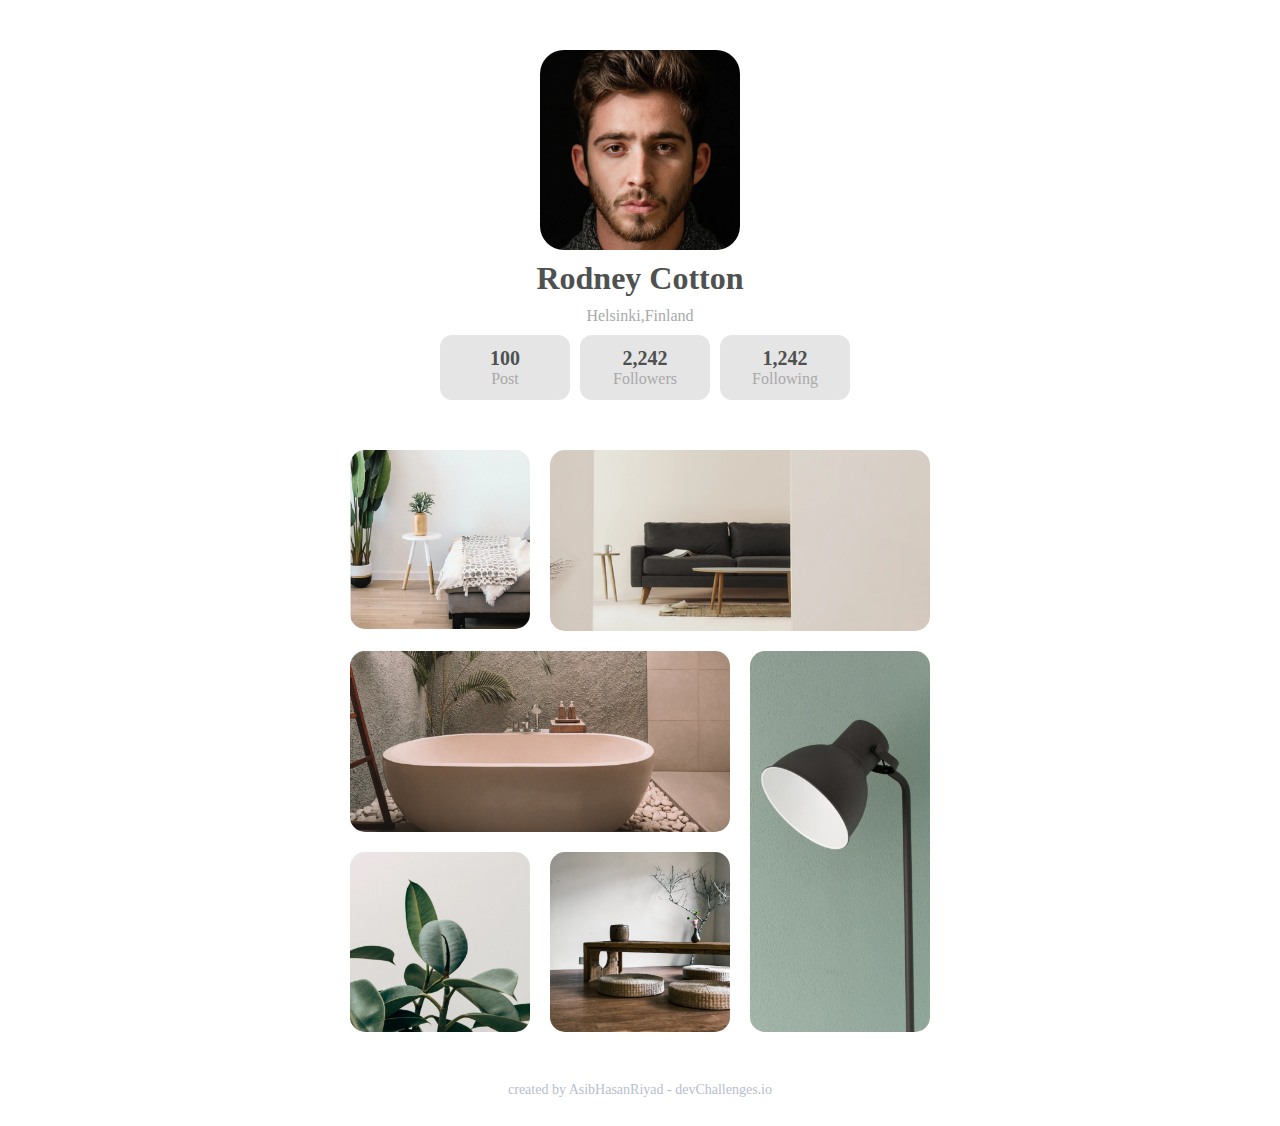
<file: index.html>
<!DOCTYPE html>
<html lang="en">
<head>
    <meta charset="UTF-8">
    <meta name="viewport" content="width=device-width, initial-scale=1.0">
    <title>My Gallery</title>
    <link rel="stylesheet" href="styles/style.css">
    <link rel="stylesheet" href="styles/responsive.css">
</head>
<body>
    <header>
        <div class="profile">
            <img src="images/profilePhoto.png" alt="" class="image">
            <h1 class="title">
                Rodney Cotton
            </h1>
            <p class="location">
                Helsinki,Finland
            </p>
            <div class="count">
                <div class="counting">
                    <h2>100</h2>
                    <p>Post</p>
                </div>
                <div class="counting">
                    <h2>2,242</h2>
                    <p>Followers</p>
                </div>
                <div class="counting">
                    <h2>1,242</h2>
                    <p>Following</p>
                </div>
            </div>
        </div>
    </header>
    <main>
        <div class="container">
            <img src="images/photo1.png" alt="" class="image">
            <img src="images/photo2.png" alt="" class="image">
            <img src="images/photo3.png" alt="" class="image">
            <img src="images/photo_4.png" alt="" class="image">
            <img src="images/photo5.png" alt="" class="image">
            <img src="images/photo6.png" alt="" class="image">
        </div>
    </main>
    <footer>
        <h1 class="footer">
            created by AsibHasanRiyad - devChallenges.io
        </h1>
    </footer>
</body>
</html>
</file>
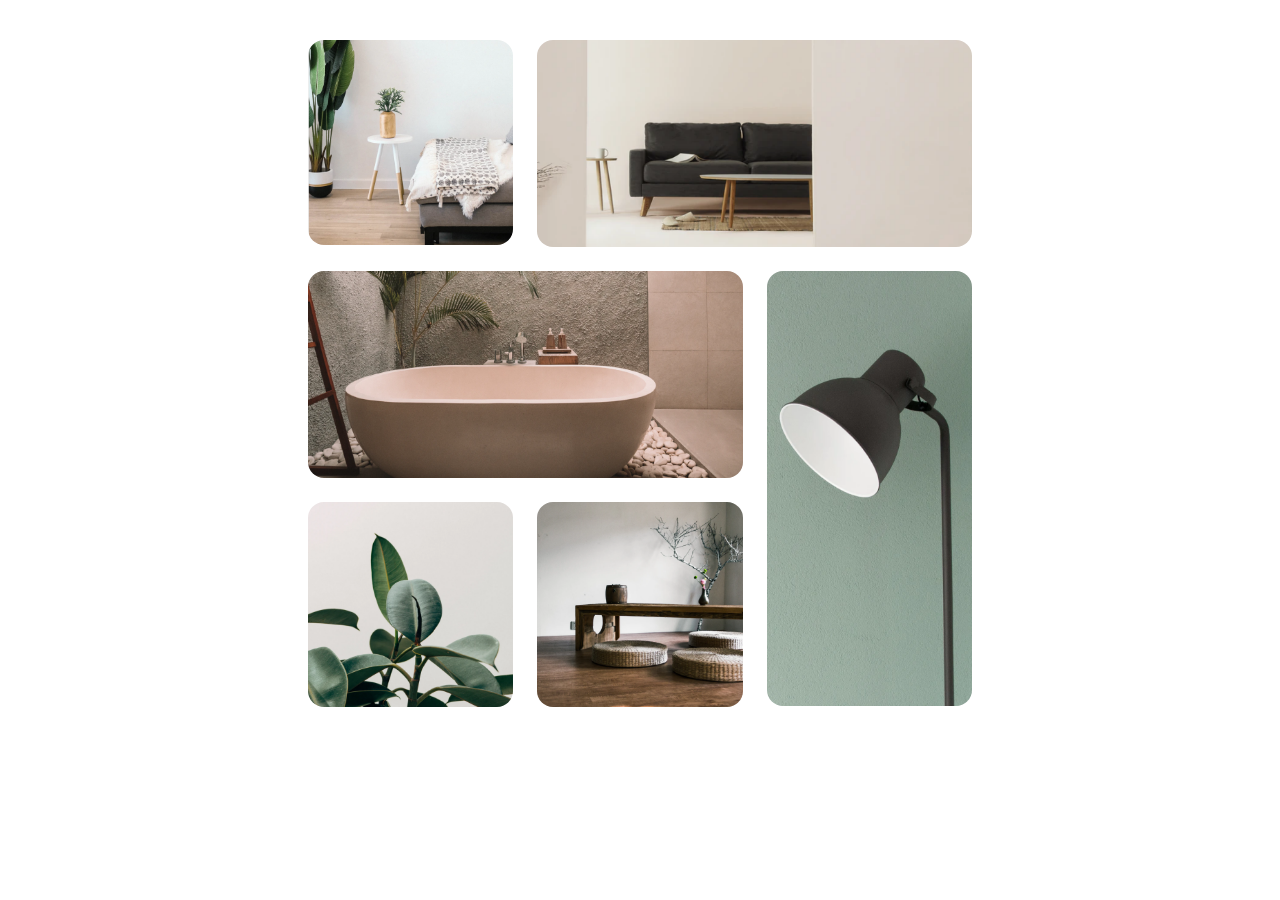
<file: practice.html>
<!DOCTYPE html>
<html lang="en">
<head>
    <meta charset="UTF-8">
    <meta name="viewport" content="width=device-width, initial-scale=1.0">
    <title>Document</title>
    <style>
        .image-1{
           grid-area: a; 
        }
        .image-2{
            grid-area: b; 
        }
        .image-3{
            grid-area: c; 
        }
        .image-4{
            grid-area: d; 
        }
        .image-5{
            grid-area: e; 
        }
        .image-6{
            grid-area: f; 
        }
        .container img{
            width: 100%;
            border-radius: 16px;
        }
        .container{
            display: grid;
            gap: 24px;
            margin: 40px 300px;
            grid-template-areas:
            "a b b"
            "c c d"
            "e f d"
            ;
        }
    </style>
</head>
<body>
    <div class="container">
        <img src="images/photo1.png" alt="" class="image-1">
        <img src="images/photo2.png" alt="" class="image-2">
        <img src="images/photo3.png" alt="" class="image-3">
        <img src="images/photo_4.png" alt="" class="image-4">
        <img src="images/photo5.png" alt="" class="image-5">
        <img src="images/photo6.png" alt="" class="image-6">
    </div>
</body>
</html>
</file>
<file: styles/style.css>
*{
    margin: 0;
}
.profile img{
    width: 200px;
    border-radius: 24px;
    margin-top: 50px;
    margin-bottom: 10px;
}
.profile{
    display: flex;
    flex-direction: column;
    align-items: center;
}
.title{
    margin-bottom: 10px;
    color: #4E5150;
}
.location{
    margin-bottom: 10px;
    color: #A9A9A9;
}
.count{
    display: flex;
}
.counting{
    padding:12px 15px;
    border-radius: 12px;
    background: #E5E5E5;
    margin-left: 10px;
    width: 100px;
    display: flex;
    flex-direction: column;
    justify-content: center;
    align-items: center;
}
.counting h2{
    margin: 0px;
    font-size: 20px;
    color: #4E5150;
}
.counting p{
    margin: 0;
    color: #A9A9A9;
}
        .container{
            display: grid;
            grid-template-columns: auto auto auto;
            grid-template-columns: auto auto auto;
            margin: 50px 350px;
            gap: 20px;
        }
        .image:nth-child(2){
            grid-column: 2/4;
        }
        .image:nth-child(1){
            grid-column: 1/2;
        }
        .image:nth-child(3){
            grid-column: 1/3;
        }
        .image:nth-child(4){
            grid-column: 3/4;
            grid-row: 2/4;
        }
        .image:nth-child(5){
            grid-column: 1/2;
            grid-row: 3/4;
        }
        .image:nth-child(6){
            grid-column: 2/3;
            grid-row: 3/4;
            
        }
        .image{
            width: 100%;
            border-radius: 15px;
        }
        .footer{
            color: #B9BDCF;
            font-family: Montserrat;
            font-size: 14px;
            font-style: normal;
            font-weight: 500;
            line-height: normal;
            text-align: center;
            margin-bottom: 2em;
        }
</file>
<file: styles/responsive.css>
/* responsive */
        @media screen and (max-width:776px) {
            .container{
            margin: 40px auto;
            width: 88%;
            height: 100%;
            }
            .counting{
                margin-left: 3px;
                margin-right: 5px;
                padding: 16px 10px;
            }
        }
        @media screen and (min-width:776px) and (max-width:992px) {
            .container{
                margin: 40px auto;
                width: 88%;
                height: 100%;
                }
        }
</file>
